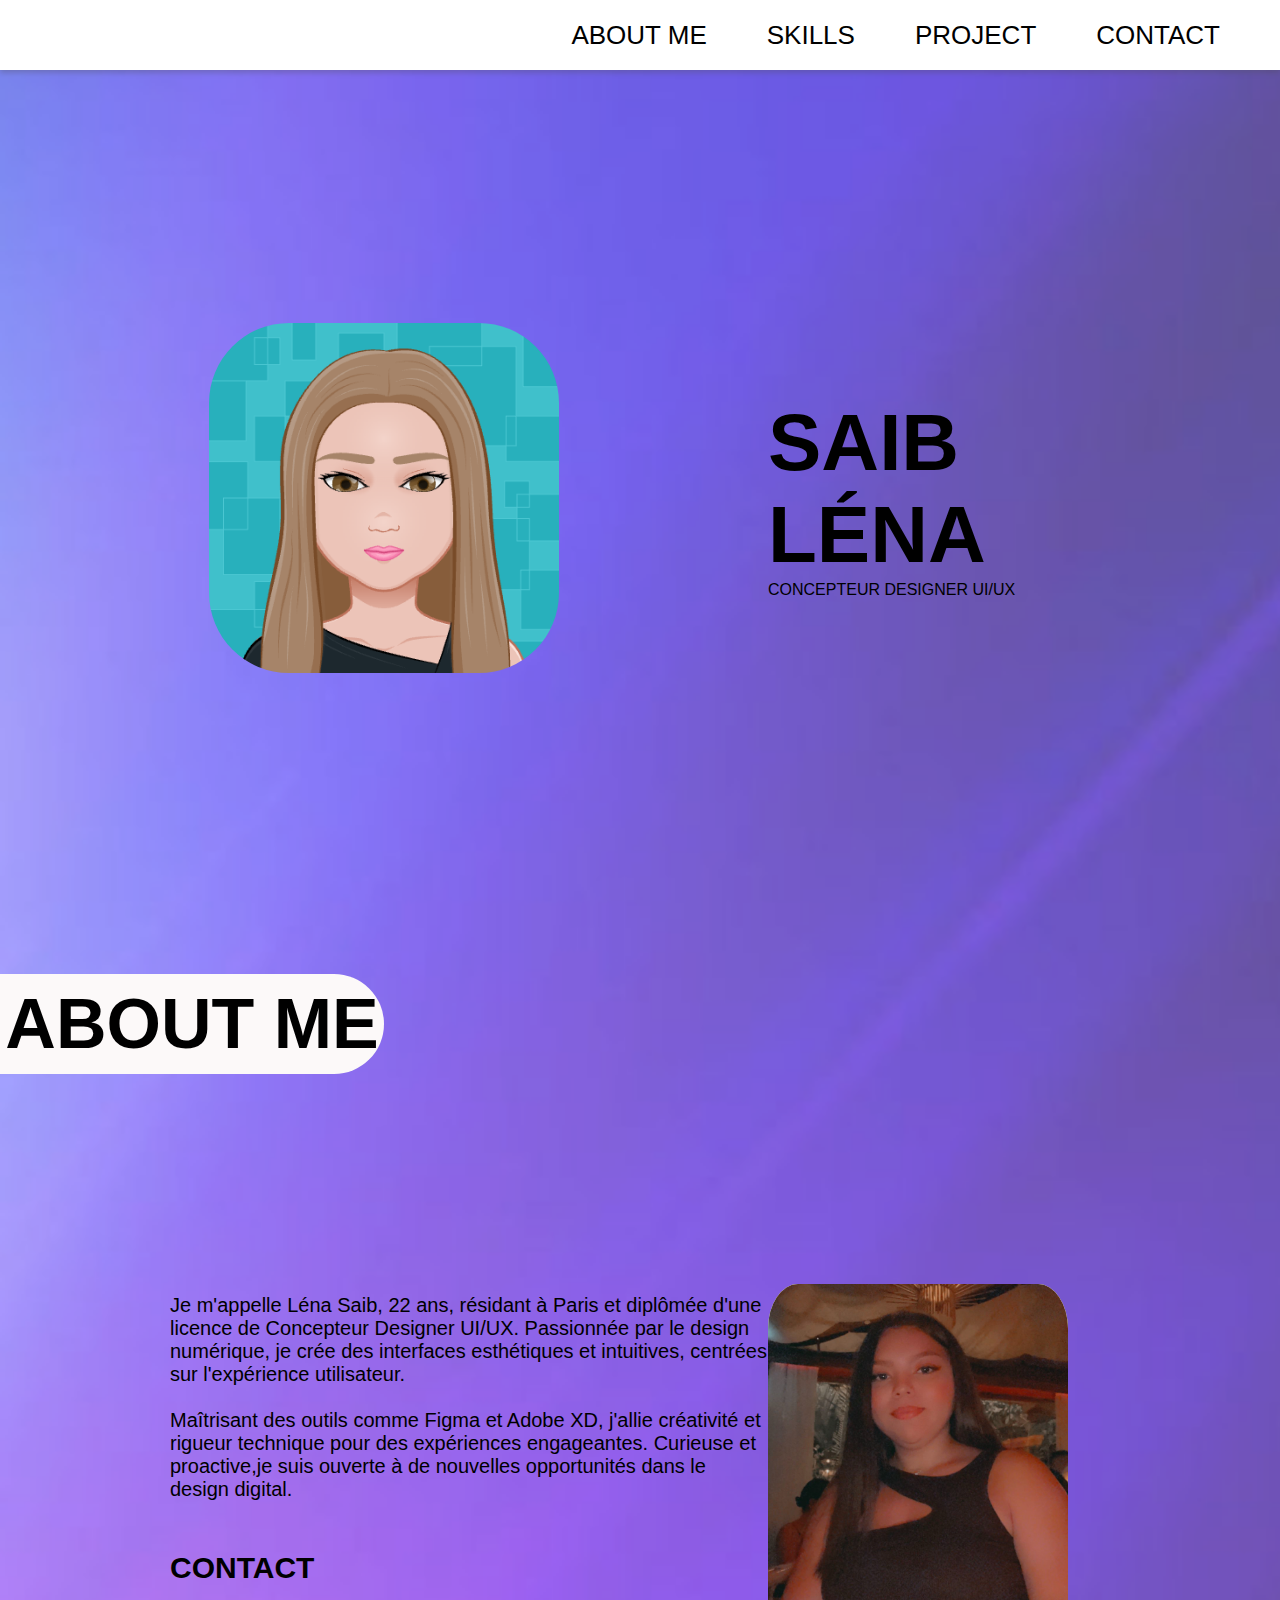
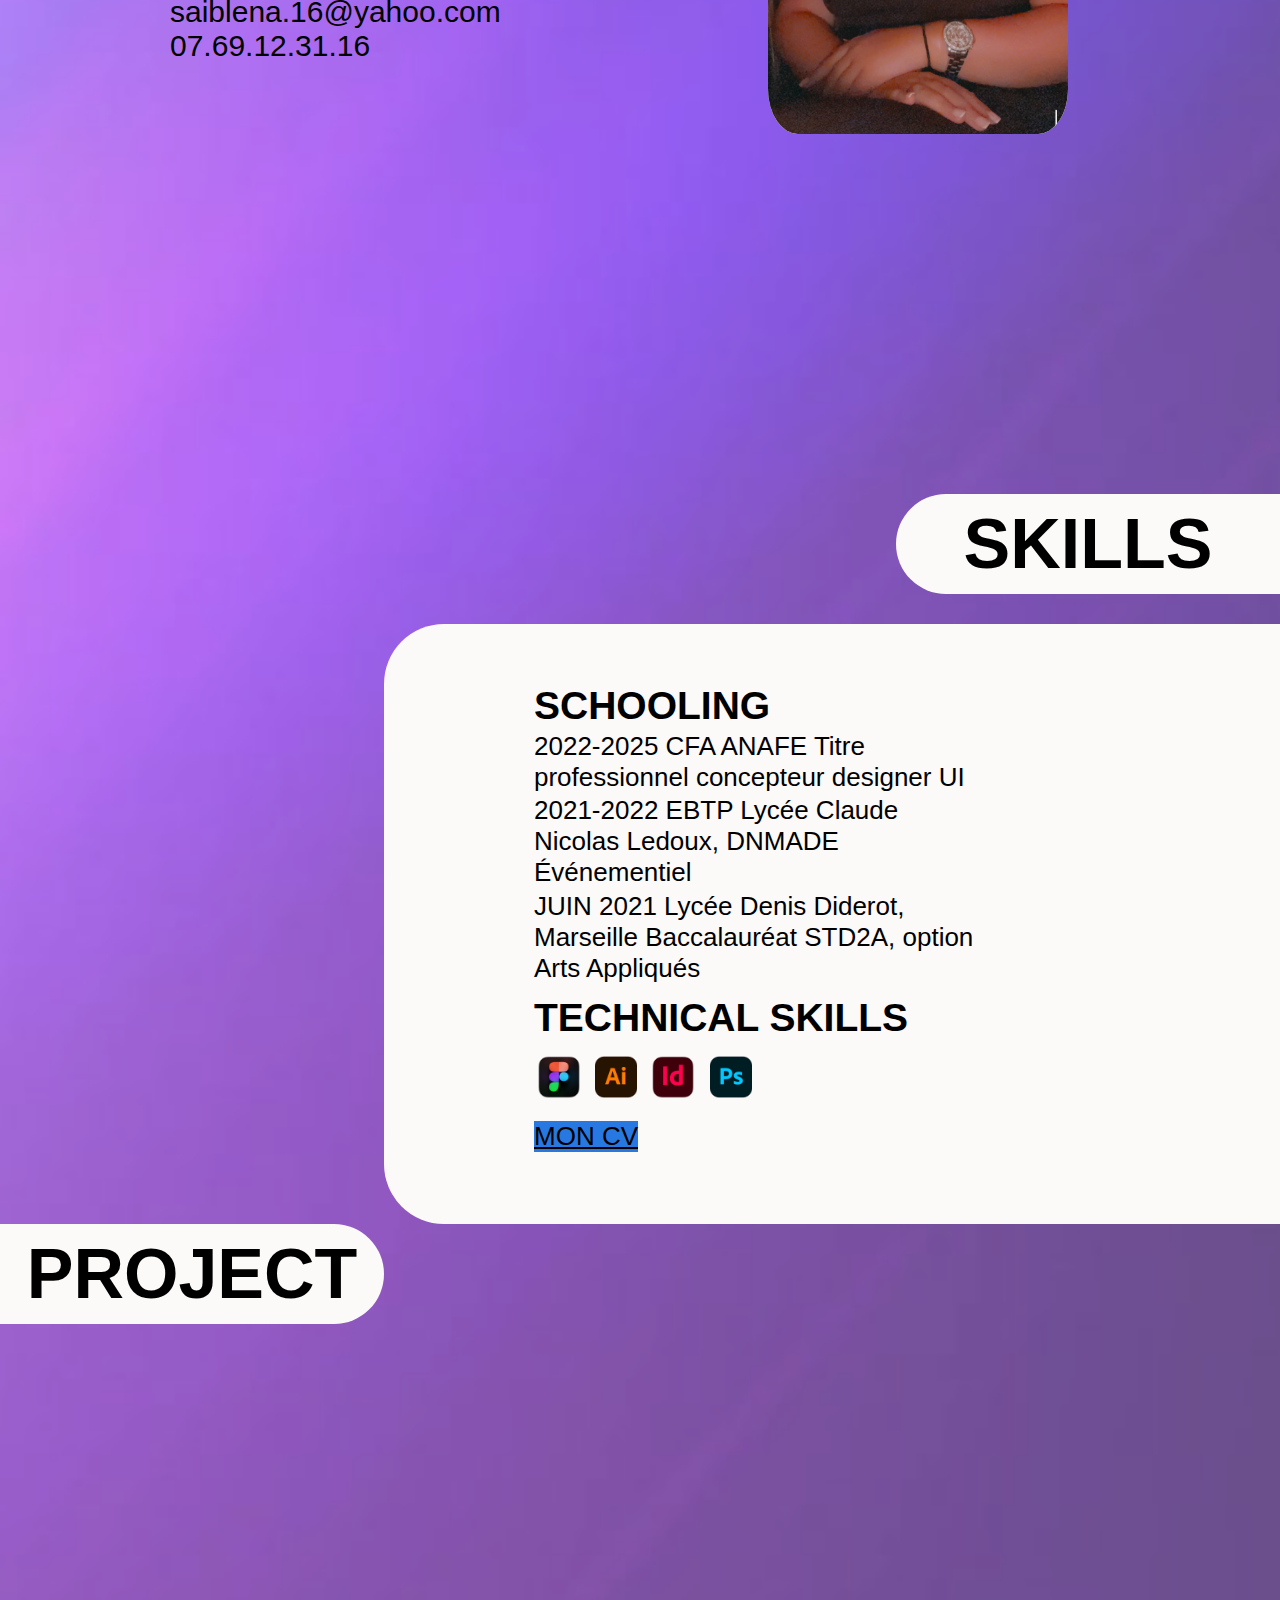
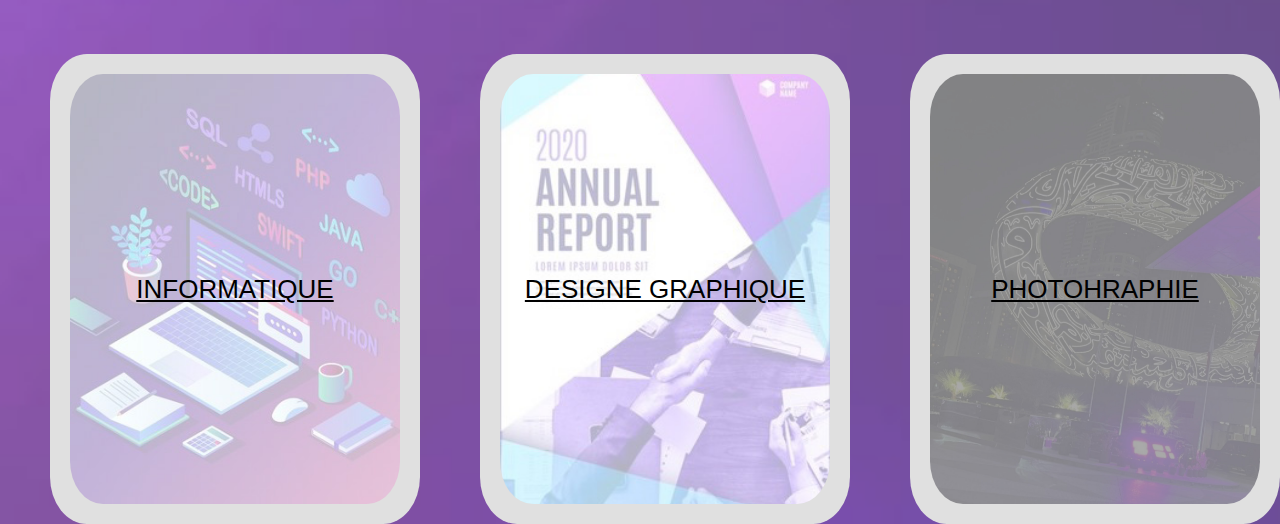
<file: index.html>
<!DOCTYPE html>
<html lang="en">

<head>
    <meta charset="UTF-8">
    <meta name="viewport" content="width=device-width, initial-scale=1.0">
    <title>Portfolio Lena Saib</title>
    <link rel="stylesheet" href="style.css">
</head>

<body>
    <header>
        <ul class="menu">
            <li><a href="#aboutme">ABOUT ME</a></li>
            <li><a href="#skills">SKILLS</a></li>
            <li><a href="#projet">PROJECT</a></li>
            <li><a href="#contact">CONTACT</a></li>
        </ul>
    </header>

    <main>
        <section class="Presentation">
            <div class="presentation-img">
                <img class="avatar" src="xavatario.png" alt="">
            </div>
            <div class="prensentation-text">

                <h1>SAIB <br> LÉNA</h1>
                <p>CONCEPTEUR DESIGNER UI/UX</p>
            </div>

        </section>


        <section id="aboutme" class="aboutme">
            <div class="aboutme-title">
                <h1 class="titre-aboutme">ABOUT ME</h1>
            </div>
            <div class="aboutme-container">

                <div class="aboutme-left">

                    <p class="textaboutme">Je m'appelle Léna Saib, 22 ans,
                         résidant à Paris et diplômée d'une licence de Concepteur Designer UI/UX.
                          Passionnée par le design numérique, 
                          je crée des interfaces esthétiques et intuitives,
                         centrées sur l'expérience utilisateur.
                        <br>
                        <br>
                        Maîtrisant des outils comme Figma et Adobe XD, 
                        j'allie créativité et rigueur
                         technique pour des expériences engageantes. 
                        Curieuse et proactive,je suis ouverte à de nouvelles opportunités
                         dans le design digital.
                        <br>
                    </p>

                    <h2 id="contact">CONTACT</h2>

                    <p class="textcontact">
                        saiblena.16@yahoo.com
                        <br>
                        07.69.12.31.16
                    </p>
                </div>

                <div class="aboutme-right">

                    <div class="aboutme-img">
                        <img src="IMG_7121.jpg" alt="" class="aboutme-img">
                    </div>

                </div>
            </div>

        </section>






        <section class="skills">
            <div class="skills-container">


                <div id="skills" class="skills-title">
                    <h1 class="titre-skills">SKILLS</h1>

                </div>

            </div>


            <div class="skills-container2">
                <div class="skills-logo">

                    <div class="skills-logo-left">
                        <h2>SCHOOLING</h2>
                    

                        <p>
                            2022-2025
                            CFA ANAFE
                            Titre professionnel concepteur designer UI
                        </p>    
                         
                        <p>
                            2021-2022
                            EBTP Lycée Claude Nicolas Ledoux, 
                             DNMADE Événementiel
                        </p>

                        <p>
                            JUIN 2021
                            Lycée Denis Diderot, Marseille
                             Baccalauréat STD2A, option Arts Appliqués
                        </p>

                    </div>


                    <div class="skills-icons-container">
                        <h2>TECHNICAL SKILLS</h2>
                        <div class="skills-icon">
                            <img class=icons src="figma_macos_bigsur_icon_190183.png" alt="">
                            <img class=icons
                                src="adobe_illustrator_software_design_graphic_vector_multimedia_icon_191051.png"
                                alt="">
                            <img class=icons src="adobe_indesign_macos_bigsur_icon_190443.png" alt="">
                            <img class=icons
                                src="psd_file_design_graphic_digital_artwork_adobe_photoshop_icon_191032.png" alt="">

                        </div>
                        


                        <div class="moncv-contenair">
                            
                            <div class="moncv",> 
                                <a href="file:///Users/lena/Desktop/informatique/cv/text.html">MON CV</a>

                            </div> 

                        </div>
                    </div>

             </div>
            </div>
        </section>


        <section>


            <section id="projet" class="projet projet-container">

                <div class="projet-title">
                    <h1 class="titre-projet">PROJECT</h1>
                </div>

                <div class="projet-container2">

                    <div class="projet-info1">

                        <div class="projet-imgss projectimg1"><a href="./PAGES/projet-info.html">INFORMATIQUE</a></div>

                    </div>


                    <div class="projet-info1">

                        <div class="projet-imgss projectimg2"><a href="./PAGES/projet-design.html">DESIGNE GRAPHIQUE</a></div>

                    </div>


                    <div class="projet-info1">

                        <div class="projet-imgss projectimg3"><a href="./PAGES/projet-photo.html">PHOTOHRAPHIE</a></div>

                    </div>
                </div>

            </section>

    </main>


    <footer>



        </div>

    </footer>

</body>

</html>
</body>

</html>
</file>
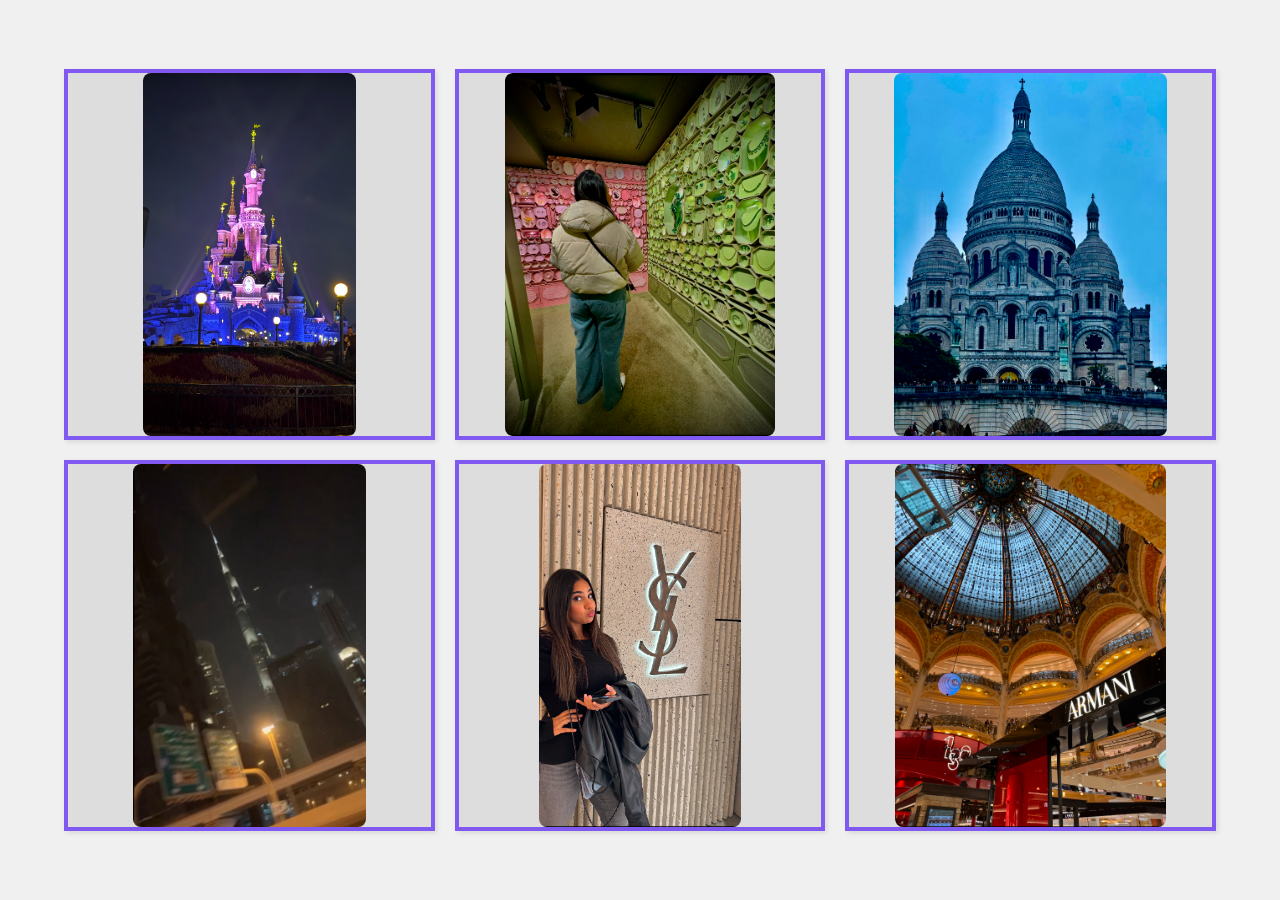
<file: PAGES/projet-photo.html>
<!DOCTYPE html>
<html lang="en">
    <head>
        <meta charset="UTF-8">
        <meta name="viewport" content="width=device-width, initial-scale=1.0">
          <link rel="stylesheet" href="porjet.css">
    </head>

<body>
    <div class="container">
        <div class="row">
            <div class="square"><img src="IMG_7235.jpg" alt="Image 1"></div>
            <div class="square"><img src="IMG_7237.jpg" alt="Image 2"></div>
            <div class="square"><img src="IMG_7236.jpg" alt="Image 3"></div>
        </div>
        <div class="row">
            <div class="square"><img src="IMG_7238.jpg" alt="Image 4"></div>
            <div class="square"><img src="IMG_7240.jpg" alt="Image 5"></div>
            <div class="square"><img src="IMG_7239.jpg" alt="Image 6"></div>
        </div>
    </div>
</body>
</html>
</file>
<file: style.css>
* {
    margin: 0;
}

body {
    margin: 0;
    font-family: Arial, sans-serif;

    background-image: url(img/fond.jpg);
    background-size: cover;
    background-repeat: no-repeat;
    width: 100%;
}

header { 
    background-color: white;
}

.menu {
    /* background-color: #2d2c2e; */
    color: #000000;
    display: flex;
    justify-content: flex-end; /* Aligne le menu à droite */
    align-items: center;
    padding: 20px;
    box-shadow:  0 3px 5px rgba(0, 0, 0, 0.3);
    height: 70px;
}

.menu {
    list-style: none;
    padding: 0;
    display: flex;
}

.menu li {
    margin-right: 60px; /* Pour séparer les mots */
}

.menu li a {
    text-decoration: none;
    color: #000000; /* Changer la couleur du texte en blanc */
    transition: color 0.3s ease;
}

.menu li a:hover {
    color: #8a4b9f; /* Couleur au survol */
}



.avatar{
    
    width:  350px;
    height: 350px;
    border-radius: 80px;
    

}

main {
    background-color: rgba(255, 255, 255, 0.30);
    background-size: cover;
    background-repeat: no-repeat;
    width: 100%;
}

.Presentation {
    display: flex;
    align-items: center;
    height: 95vh;

    .presentation-img {
        display: flex;
        width: 60%;
        align-items: center;
        justify-content: center;
    }
    

    .prensentation-text {
        display: flex;
        width: 40%;
        align-items: flex-start;
        justify-content: center;
        flex-direction: column;
    
        h1 {
            font-size: 80px;
         
         }
         
    }
}



.aboutme {
    height: 70vh;
    

}


.aboutme-container {
    display: flex;
    justify-content: space-between;
    align-items: center;
    
}


.aboutme-left {
    
    /*background-color: #f0f0f0;*/
   width: 60%;

   .textaboutme{
    font-size: 20px;
    margin-left: 170px;
    margin-top: 140px;
   }
   h2{
    margin-top: 50px;
    margin-left: 170px;
    font-size: 30px;
    
   }
}

.textcontact{
    font-size: 30px;
    margin-left: 170px;
    margin-top:10px;
    display: flex;
    justify-content: flex-start
}

.aboutme-title {
    background-color: #fcf9f9;
    width: 30%;
    height: 100px;
    border-radius: 0 60px 60px 0;
    margin-bottom: 80px;
    margin-top: 49px;

}

.aboutme-right {
    
    height: 250px; 
    
    width: 40%;
}

.aboutme-img {
    background-color: #e0e0e0;
    width: 300px;
    height: 450px;
    border-radius: 10%;
    display: flex;
    align-items: flex-start;
    justify-content: center;
}

.aboutme-title {
    font-size: 35px;
    display: flex;
    align-items: center;
    justify-content: center;
    
    
}





.skills-container {
    display: flex;
    justify-content: flex-end;
    margin-top: 210px;
    
}


.skills-title {
    background-color: #fcf9f9;
    width: 30%;
    height: 100px;
    border-radius: 60px 0px 0px 60px;
    margin-top: 280px;

}

.skills-title{
    
    font-size: 35px;
    display: flex;
    align-items: center;
    justify-content: center;
    
}




.skills-container2{
    display: flex;
    justify-content: flex-end;
   
    
}

.skills-logo {
    background-color: #fcf9f9;
    width: 70%;
    height: 600px;
    border-radius: 60px 0px 0px 60px;
    margin-top: 30px;
    display: flex;
    flex-direction: column;
    justify-content: center;
   
}

.skills-logo-left{
    display: flex;
    flex-direction: column;
    justify-content: space-between;
   height: 50%;
   width: 50%;
   margin-left: 150px;
   font-size: 26px;
}






.projet-container {
    display: flex;
    justify-content: space-between;
    flex-direction: column;

    height: 100vh;
   
    
}


.projet-left {
    
    /*background-color: #f0f0f0;*/
   width: 60%;

  
}

.projet-title {
    background-color: #fcf9f9;
    width: 30%;
    height: 100px;
    border-radius: 0 60px 60px 0;
    font-size: 35px;
    display: flex;
    align-items: center;
    justify-content: center;
}



.projet-container2{
   display: flex;
   justify-content: space-between;
}


.projet-info1{
     margin-top: 100px;
     margin-left: 50px;
     background-color: #e0e0e0;
     width: 330px;
     height: 430px;
     border-radius: 10%;
     padding: 20px;
     
     
}

.projet-img {

    width: 100%;
    height: 100%;
    border-radius: 10%;
    object-fit: cover;
    opacity: 30%;
}

li{
    font-size: 20px;
    color: black;
    display: flex;
    justify-content: center;
    align-content: flex-start
}




.projet-imgss {
    width: 100%;
    height: 100%;
    border-radius: 10%;
    object-fit: cover;
    

    display: flex;
    justify-content: center;
    align-items: center;

    background-position: center;
    background-repeat: no-repeat;
    background-size: cover;

}

.projectimg1 {
    background-image: url('INFORMATIQUE.jpg');
}

.projectimg2 {
    background-image: url('DESIGNE\ GRAPGIQUE_.jpg') ;
}

.projectimg3 {
    background-image: url('./IMG_7120.jpg');
}


a{
    font-size: 26px;
    color: black;
}

.icons{
    width: 50px;
    height: 50px;
    
}

.skills-icons-container{
    height: 30%;
    display: flex;
    flex-direction: column;
    justify-content:space-evenly;
    margin-left: 150px;
    font-size: 26px;
}

.skills-info {
    height: 30%;
    display: flex;
    flex-direction: column;
    justify-content:space-evenly;
    font-size: 26px;
}

.formation{
    display: flex;
}

.moncv-contenair{
    display: flex;
    width: 50%;
}

.moncv{
    background-color: #2878e1;
    
}
</file>
<file: PAGES/porjet.css>
body {
    margin: 0;
    font-family: Arial, sans-serif;
    display: flex;
    justify-content: center;
    align-items: center;
    min-height: 100vh;
    background-color: #f0f0f0;
    box-sizing: border-box;
}

.container {
    width: 90%;
    display: flex;
    flex-direction: column;
    gap: 20px;
}

.row {
    display: flex;
    justify-content: space-between;
    gap: 20px;
}


.square {
    flex: 1;
    aspect-ratio: 1 / 1; 
    background-color: #ddd;
    border: 4px solid #7f59f0;
    box-shadow: 2px 2px 5px rgba(0, 0, 0, 0.1);
    display: flex;
    justify-content: center;
    align-items: center;
}

.square img {
    max-width: 100%;
    max-height: 100%;
    object-fit: cover;
    border-radius: 8px;
    border-color: rgb(155, 110, 207);
}
</file>
